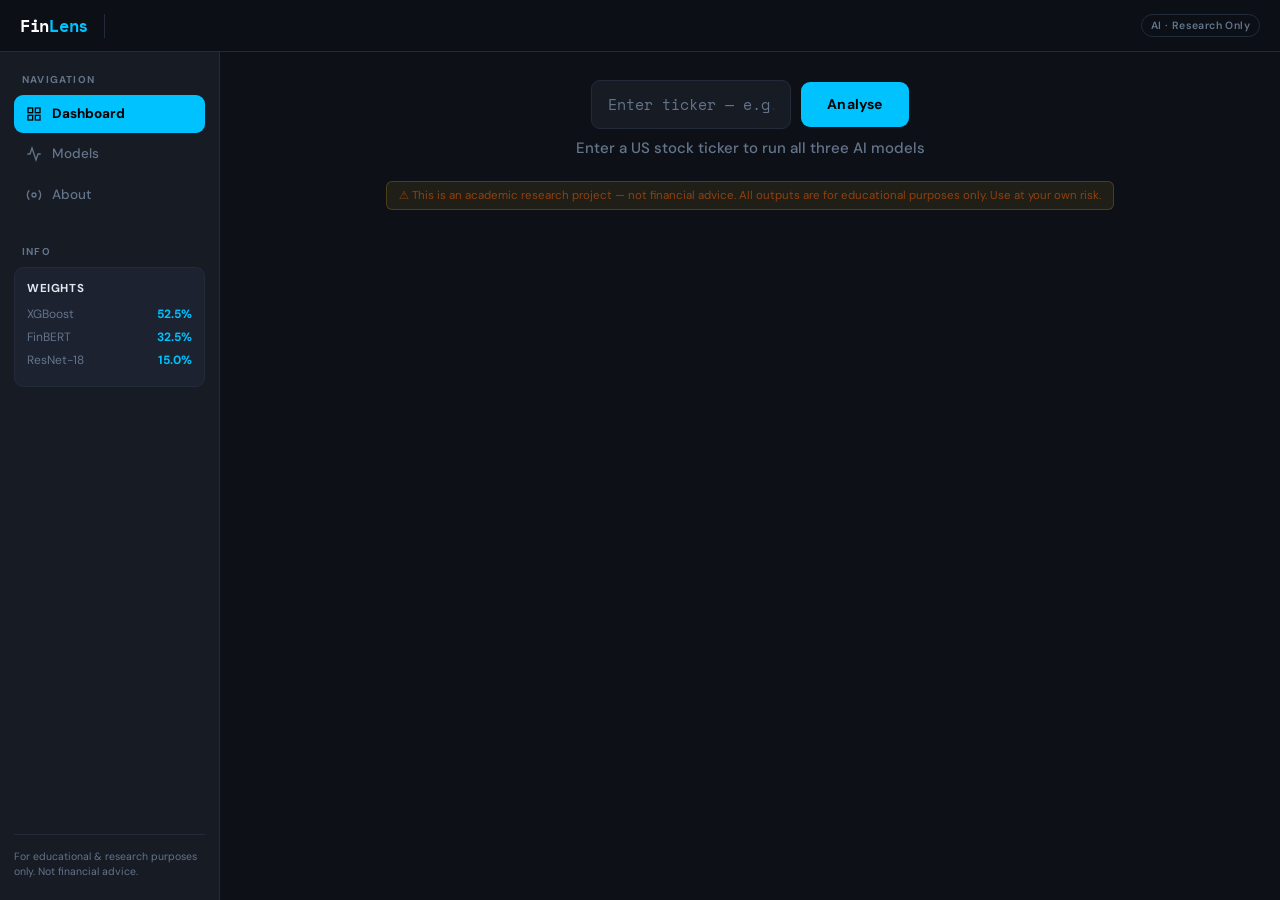
<file: index.html>
<!doctype html>
<html lang="en">
  <head>
    <meta charset="UTF-8" />
    <meta name="viewport" content="width=device-width, initial-scale=1.0" />
    <title>FinLens — Multi-Modal AI Financial Advisor</title>
    <link href="https://cdn.jsdelivr.net/npm/bootstrap@5.3.3/dist/css/bootstrap.min.css" rel="stylesheet" />
    <link rel="preconnect" href="https://fonts.googleapis.com" />
    <link rel="preconnect" href="https://fonts.gstatic.com" crossorigin />
    <link href="https://fonts.googleapis.com/css2?family=Space+Mono:wght@400;700&family=DM+Sans:wght@400;500;600;700;900&display=swap" rel="stylesheet" />
    <link rel="stylesheet" href="assets/css/styles.css" />
    <link rel="icon" href="/assets/finlens.png">
  </head>
  <body>

    <!-- NAVBAR -->
    <nav class="navbar">
      <a class="brand" href="#">Fin<span>Lens</span></a>
      <div class="nav-ticker">
        <span class="track" id="tickerTrack">
          AAPL &nbsp;·&nbsp; MSFT &nbsp;·&nbsp; GOOGL &nbsp;·&nbsp; NVDA &nbsp;·&nbsp;
          TSLA &nbsp;·&nbsp; AMZN &nbsp;·&nbsp; META &nbsp;·&nbsp; JPM &nbsp;·&nbsp;
          BAC &nbsp;·&nbsp; GS &nbsp;·&nbsp; XOM &nbsp;·&nbsp; CVX &nbsp;·&nbsp;
          JNJ &nbsp;·&nbsp; PFE &nbsp;·&nbsp; WMT &nbsp;·&nbsp; HD
        </span>
      </div>
      <div class="nav-tag">AI · Research Only</div>
    </nav>

    <!-- SHELL -->
    <div class="shell">

      <!-- SIDEBAR -->
      <aside class="sidebar d-none d-md-flex">
        <div class="sidebar-inner">
          <p class="sidebar-section-label">Navigation</p>
          <a href="/" class="sidebar-link active">
            <svg width="16" height="16" viewBox="0 0 24 24" fill="none" stroke="currentColor" stroke-width="2"><rect x="3" y="3" width="7" height="7"/><rect x="14" y="3" width="7" height="7"/><rect x="3" y="14" width="7" height="7"/><rect x="14" y="14" width="7" height="7"/></svg>
            Dashboard
          </a>
          <a href="/models" class="sidebar-link">
            <svg width="16" height="16" viewBox="0 0 24 24" fill="none" stroke="currentColor" stroke-width="2"><polyline points="22 12 18 12 15 21 9 3 6 12 2 12"/></svg>
            Models
          </a>
          <a href="/about" class="sidebar-link">
            <svg width="16" height="16" viewBox="0 0 24 24" fill="none" stroke="currentColor" stroke-width="2"><circle cx="12" cy="12" r="3"/><path d="M19.07 4.93a10 10 0 0 1 0 14.14M4.93 4.93a10 10 0 0 0 0 14.14"/></svg>
            About
          </a>

          <p class="sidebar-section-label" style="margin-top: 28px;">Info</p>
          <div class="sidebar-info">
            <p>Weights</p>
            <div class="weight-row"><span>XGBoost</span><strong>52.5%</strong></div>
            <div class="weight-row"><span>FinBERT</span><strong>32.5%</strong></div>
            <div class="weight-row"><span>ResNet-18</span><strong>15.0%</strong></div>
          </div>

          <div class="disclaimer">
            For educational &amp; research purposes only. Not financial advice.
          </div>
        </div>
      </aside>

      <!-- MAIN -->
      <main class="main">
      <div class="main-inner">

        <!-- Search -->
        <div class="search-section">
          <div class="search-wrap">
            <input
              type="text"
              id="tickerInput"
              class="ticker-input"
              placeholder="Enter ticker — e.g. AAPL"
              maxlength="6"
              autocomplete="off"
            />
            <button id="predictBtn" onclick="runPrediction()">Analyse</button>
          </div>
          <p class="search-hint">Enter a US stock ticker to run all three AI models</p>
          <p class="search-warning">⚠️ This is an academic research project — not financial advice. All outputs are for educational purposes only. Use at your own risk.</p>
          <!-- Loading -->
          <div id="loading" class="loading-state">
            <div class="spinner"></div>
            <span>Running models — this may take 15–30 seconds…</span>
          </div>
        </div>

        <!-- Error -->
        <div id="error" class="error-state"></div>

        <!-- Results -->
        <div id="results">

          <!-- Final Verdict -->
          <div class="verdict-card">
            <div class="verdict-ticker" id="tickerLabel"></div>
            <div class="verdict-rec" id="finalRec"></div>
            <div class="verdict-score" id="finalScore"></div>
            <div class="verdict-explanation" id="finalExplanation"></div>
          </div>

          <!-- Three model cards -->
          <div class="models-grid">

            <!-- XGBoost -->
            <div class="model-card">
              <div class="model-header">
                <span class="model-icon">📈</span>
                <div>
                  <div class="model-title">Time Series</div>
                  <div class="model-sub">XGBoost · 52.5% weight</div>
                </div>
                <div class="model-label" id="tsLabel"></div>
              </div>
              <div class="prob-bars">
                <div class="prob-row">
                  <span class="prob-name">BUY</span>
                  <div class="prob-track"><div class="prob-fill fill-buy" id="tsBuyBar"></div></div>
                  <span class="prob-val" id="tsBuy"></span>
                </div>
                <div class="prob-row">
                  <span class="prob-name">HOLD</span>
                  <div class="prob-track"><div class="prob-fill fill-hold" id="tsHoldBar"></div></div>
                  <span class="prob-val" id="tsHold"></span>
                </div>
                <div class="prob-row">
                  <span class="prob-name">SELL</span>
                  <div class="prob-track"><div class="prob-fill fill-sell" id="tsSellBar"></div></div>
                  <span class="prob-val" id="tsSell"></span>
                </div>
              </div>
              <div class="model-score-row">
                <span>Normalised Score</span><span id="tsScore"></span>
              </div>
            </div>

            <!-- FinBERT -->
            <div class="model-card">
              <div class="model-header">
                <span class="model-icon">📰</span>
                <div>
                  <div class="model-title">Sentiment</div>
                  <div class="model-sub">FinBERT · 32.5% weight</div>
                </div>
                <div class="model-label" id="sentLabel"></div>
              </div>
              <div class="prob-bars">
                <div class="prob-row">
                  <span class="prob-name">POS</span>
                  <div class="prob-track"><div class="prob-fill fill-buy" id="sentPosBar"></div></div>
                  <span class="prob-val" id="sentPos"></span>
                </div>
                <div class="prob-row">
                  <span class="prob-name">NEU</span>
                  <div class="prob-track"><div class="prob-fill fill-hold" id="sentNeuBar"></div></div>
                  <span class="prob-val" id="sentNeu"></span>
                </div>
                <div class="prob-row">
                  <span class="prob-name">NEG</span>
                  <div class="prob-track"><div class="prob-fill fill-sell" id="sentNegBar"></div></div>
                  <span class="prob-val" id="sentNeg"></span>
                </div>
              </div>
              <div class="model-score-row">
                <span>Normalised Score</span><span id="sentScore"></span>
              </div>
              <div class="headline-preview" id="sentHeadline"></div>
            </div>

            <!-- CNN -->
            <div class="model-card">
              <div class="model-header">
                <span class="model-icon">📊</span>
                <div>
                  <div class="model-title">Chart Pattern</div>
                  <div class="model-sub">ResNet-18 · 15.0% weight</div>
                </div>
                <div class="model-label" id="cnnLabel"></div>
              </div>
              <div class="prob-bars">
                <div class="prob-row">
                  <span class="prob-name">BULL</span>
                  <div class="prob-track"><div class="prob-fill fill-buy" id="cnnBullBar"></div></div>
                  <span class="prob-val" id="cnnBull"></span>
                </div>
                <div class="prob-row">
                  <span class="prob-name">NEU</span>
                  <div class="prob-track"><div class="prob-fill fill-hold" id="cnnNeuBar"></div></div>
                  <span class="prob-val" id="cnnNeu"></span>
                </div>
                <div class="prob-row">
                  <span class="prob-name">BEAR</span>
                  <div class="prob-track"><div class="prob-fill fill-sell" id="cnnBearBar"></div></div>
                  <span class="prob-val" id="cnnBear"></span>
                </div>
              </div>
              <div class="model-score-row">
                <span>Normalised Score</span><span id="cnnScore"></span>
              </div>
            </div>

          </div><!-- /models-grid -->

          <!-- Weighted Contributions -->
          <div class="weights-card">
            <div class="weights-title">🔢 Weighted Contributions</div>
            <div class="contrib-row">
              <span class="contrib-name">📈 Time Series</span>
              <span class="contrib-formula" id="tsFormula"></span>
              <span class="contrib-value" id="tsContrib"></span>
            </div>
            <div class="contrib-row">
              <span class="contrib-name">📰 Sentiment</span>
              <span class="contrib-formula" id="sentFormula"></span>
              <span class="contrib-value" id="sentContrib"></span>
            </div>
            <div class="contrib-row">
              <span class="contrib-name">📊 CNN Pattern</span>
              <span class="contrib-formula" id="cnnFormula"></span>
              <span class="contrib-value" id="cnnContrib"></span>
            </div>
            <div class="contrib-divider"></div>
            <div class="contrib-final">
              <span>Final Score</span>
              <span id="finalScoreBottom"></span>
            </div>
          </div>

          <!-- News -->
          <div class="news-card">
            <div class="news-title">📰 Latest News &amp; Sentiment</div>
            <div id="newsList"></div>
          </div>

        </div><!-- /results -->
      </div><!-- /main-inner -->
      </main>
    </div><!-- /shell -->

    <script src="assets/js/app.js"></script>
  </body>
</html>
</file>
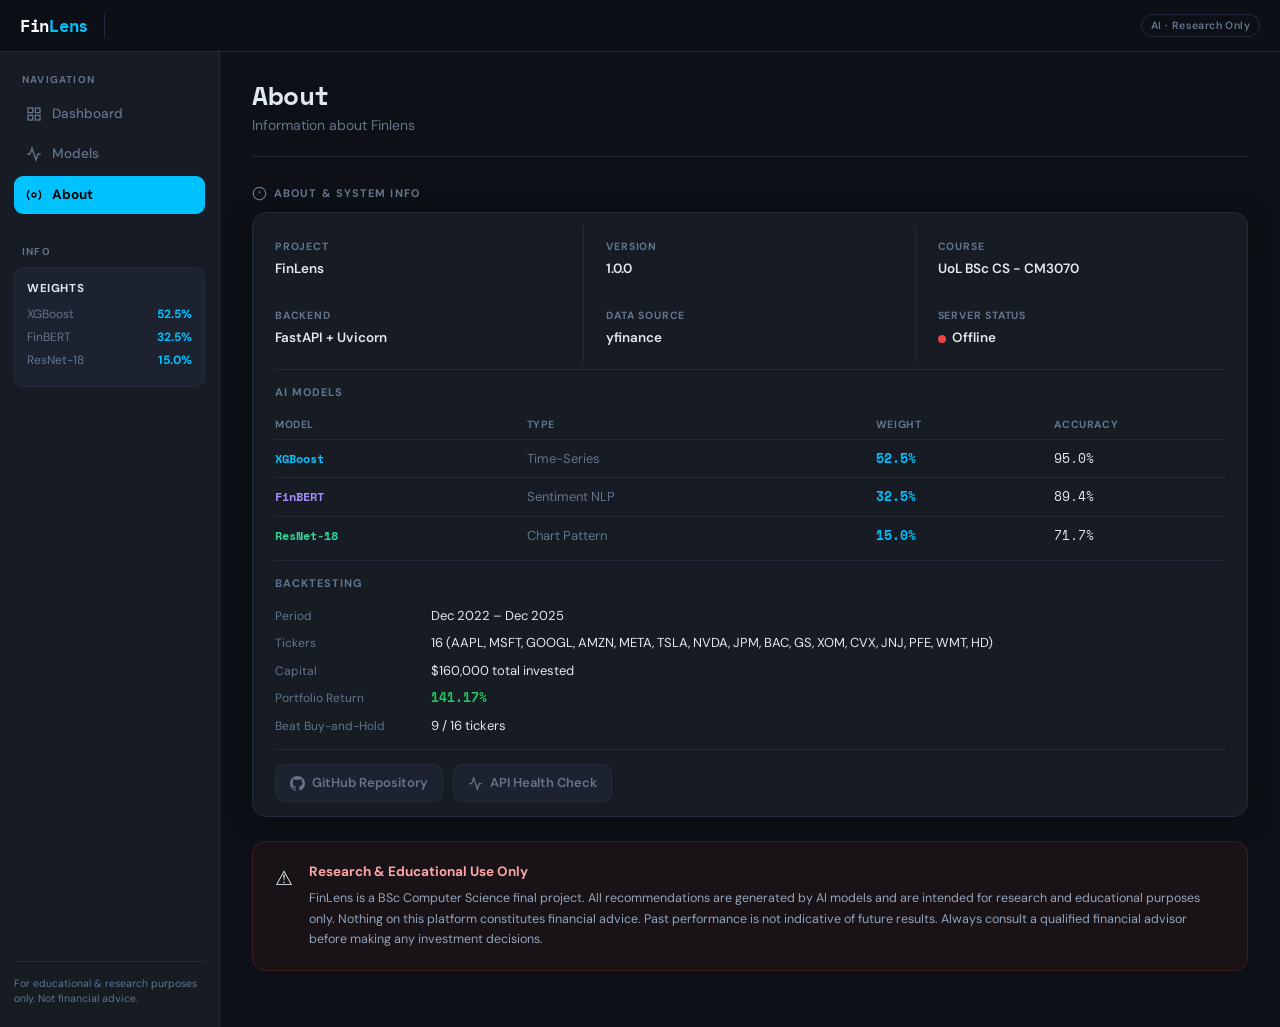
<file: about.html>
<!doctype html>
<html lang="en">
  <head>
    <meta charset="UTF-8" />
    <meta name="viewport" content="width=device-width, initial-scale=1.0" />
    <title>FinLens — About</title>
    <link href="https://cdn.jsdelivr.net/npm/bootstrap@5.3.3/dist/css/bootstrap.min.css" rel="stylesheet" />
    <link rel="preconnect" href="https://fonts.googleapis.com" />
    <link rel="preconnect" href="https://fonts.gstatic.com" crossorigin />
    <link href="https://fonts.googleapis.com/css2?family=Space+Mono:wght@400;700&family=DM+Sans:wght@400;500;600;700;900&display=swap" rel="stylesheet" />
    <link rel="stylesheet" href="assets/css/styles.css" />
    <link rel="stylesheet" href="assets/css/about.css" />
    <link rel="icon" href="/assets/finlens.png">  </head>
  <body>

    <!-- NAVBAR -->
    <nav class="navbar">
      <a class="brand" href="/">Fin<span>Lens</span></a>
      <div class="nav-ticker">
        <span class="track" id="tickerTrack">Loading market data…</span>
      </div>
      <div class="nav-tag">AI · Research Only</div>
    </nav>

    <!-- SHELL -->
    <div class="shell">

      <!-- SIDEBAR -->
      <aside class="sidebar d-none d-md-flex">
        <div class="sidebar-inner">
          <p class="sidebar-section-label">Navigation</p>
          <a href="/" class="sidebar-link">
            <svg width="16" height="16" viewBox="0 0 24 24" fill="none" stroke="currentColor" stroke-width="2"><rect x="3" y="3" width="7" height="7"/><rect x="14" y="3" width="7" height="7"/><rect x="3" y="14" width="7" height="7"/><rect x="14" y="14" width="7" height="7"/></svg>
            Dashboard
          </a>
          <a href="/models" class="sidebar-link">
            <svg width="16" height="16" viewBox="0 0 24 24" fill="none" stroke="currentColor" stroke-width="2"><polyline points="22 12 18 12 15 21 9 3 6 12 2 12"/></svg>
            Models
          </a>
          <a href="/about" class="sidebar-link active">
            <svg width="16" height="16" viewBox="0 0 24 24" fill="none" stroke="currentColor" stroke-width="2"><circle cx="12" cy="12" r="3"/><path d="M19.07 4.93a10 10 0 0 1 0 14.14M4.93 4.93a10 10 0 0 0 0 14.14"/></svg>
            About
          </a>

          <p class="sidebar-section-label" style="margin-top: 28px;">Info</p>
          <div class="sidebar-info">
            <p>Weights</p>
            <div class="weight-row"><span>XGBoost</span><strong>52.5%</strong></div>
            <div class="weight-row"><span>FinBERT</span><strong>32.5%</strong></div>
            <div class="weight-row"><span>ResNet-18</span><strong>15.0%</strong></div>
          </div>

          <div class="disclaimer">
            For educational &amp; research purposes only. Not financial advice.
          </div>
        </div>
      </aside>

      <!-- MAIN -->
      <main class="main">
        <div class="main-inner">

          <!-- Page header -->
          <div class="about-page-header">
            <div>
              <h1 class="about-page-title">About</h1>
              <p class="about-page-sub">Information about Finlens</p>
            </div>
          </div>

          <!-- ── SECTION: About & System Info ── -->
          <div class="about-section">
            <div class="about-section-label">
              <svg width="15" height="15" viewBox="0 0 24 24" fill="none" stroke="currentColor" stroke-width="2"><circle cx="12" cy="12" r="10"/><line x1="12" y1="8" x2="12" y2="12"/><line x1="12" y1="16" x2="12.01" y2="16"/></svg>
              About &amp; System Info
            </div>

            <div class="about-card">

              <div class="about-grid">
                <div class="about-item">
                  <div class="about-label">Project</div>
                  <div class="about-value">FinLens</div>
                </div>
                <div class="about-item">
                  <div class="about-label">Version</div>
                  <div class="about-value">1.0.0</div>
                </div>
                <div class="about-item">
                  <div class="about-label">Course</div>
                  <div class="about-value">UoL BSc CS - CM3070</div>
                </div>
                <div class="about-item">
                  <div class="about-label">Backend</div>
                  <div class="about-value">FastAPI + Uvicorn</div>
                </div>
                <div class="about-item">
                  <div class="about-label">Data Source</div>
                  <div class="about-value">yfinance</div>
                </div>
                <div class="about-item">
                  <div class="about-label">Server Status</div>
                  <div class="about-value" id="serverStatus">
                    <span class="status-dot status-checking"></span> Checking…
                  </div>
                </div>
              </div>

              <div class="setting-divider"></div>

              <!-- Models table -->
              <div class="about-models-title">AI Models</div>
              <div class="about-models-table">
                <div class="amt-row amt-header">
                  <span>Model</span><span>Type</span><span>Weight</span><span>Accuracy</span>
                </div>
                <div class="amt-row">
                  <span class="amt-name amt-xgb">XGBoost</span>
                  <span class="amt-muted">Time-Series</span>
                  <span class="amt-accent">52.5%</span>
                  <span class="amt-val">95.0%</span>
                </div>
                <div class="amt-row">
                  <span class="amt-name amt-bert">FinBERT</span>
                  <span class="amt-muted">Sentiment NLP</span>
                  <span class="amt-accent">32.5%</span>
                  <span class="amt-val">89.4%</span>
                </div>
                <div class="amt-row">
                  <span class="amt-name amt-cnn">ResNet-18</span>
                  <span class="amt-muted">Chart Pattern</span>
                  <span class="amt-accent">15.0%</span>
                  <span class="amt-val">71.7%</span>
                </div>
              </div>

              <div class="setting-divider"></div>

              <!-- Backtesting info -->
              <div class="about-models-title">Backtesting</div>
              <div class="backtest-info">
                <div class="bt-item">
                  <span class="bt-label">Period</span>
                  <span class="bt-val">Dec 2022 – Dec 2025</span>
                </div>
                <div class="bt-item">
                  <span class="bt-label">Tickers</span>
                  <span class="bt-val">16 (AAPL, MSFT, GOOGL, AMZN, META, TSLA, NVDA, JPM, BAC, GS, XOM, CVX, JNJ, PFE, WMT, HD)</span>
                </div>
                <div class="bt-item">
                  <span class="bt-label">Capital</span>
                  <span class="bt-val">$160,000 total invested</span>
                </div>
                <div class="bt-item">
                  <span class="bt-label">Portfolio Return</span>
                  <span class="bt-val bt-highlight">141.17%</span>
                </div>
                <div class="bt-item">
                  <span class="bt-label">Beat Buy-and-Hold</span>
                  <span class="bt-val">9 / 16 tickers</span>
                </div>
              </div>

              <div class="setting-divider"></div>

              <!-- Links -->
              <div class="about-links">
                <a href="https://github.com/bewww831/FINLENS" target="_blank" rel="noopener" class="about-link">
                  <svg width="15" height="15" viewBox="0 0 24 24" fill="currentColor"><path d="M12 0C5.37 0 0 5.37 0 12c0 5.3 3.438 9.8 8.205 11.385.6.113.82-.258.82-.577 0-.285-.01-1.04-.015-2.04-3.338.724-4.042-1.61-4.042-1.61-.546-1.385-1.335-1.755-1.335-1.755-1.087-.744.084-.729.084-.729 1.205.084 1.838 1.236 1.838 1.236 1.07 1.835 2.809 1.305 3.495.998.108-.776.417-1.305.76-1.605-2.665-.3-5.466-1.332-5.466-5.93 0-1.31.465-2.38 1.235-3.22-.135-.303-.54-1.523.105-3.176 0 0 1.005-.322 3.3 1.23.96-.267 1.98-.399 3-.405 1.02.006 2.04.138 3 .405 2.28-1.552 3.285-1.23 3.285-1.23.645 1.653.24 2.873.12 3.176.765.84 1.23 1.91 1.23 3.22 0 4.61-2.805 5.625-5.475 5.92.42.36.81 1.096.81 2.22 0 1.606-.015 2.896-.015 3.286 0 .315.21.69.825.57C20.565 21.795 24 17.295 24 12c0-6.63-5.37-12-12-12"/></svg>
                  GitHub Repository
                </a>
                <a href="/health" target="_blank" rel="noopener" class="about-link">
                  <svg width="15" height="15" viewBox="0 0 24 24" fill="none" stroke="currentColor" stroke-width="2"><polyline points="22 12 18 12 15 21 9 3 6 12 2 12"/></svg>
                  API Health Check
                </a>
              </div>

            </div>
          </div>

          <!-- ── DISCLAIMER ── -->
          <div class="disclaimer-card">
            <div class="disclaimer-icon">⚠️</div>
            <div>
              <div class="disclaimer-title">Research &amp; Educational Use Only</div>
              <p class="disclaimer-body">
                FinLens is a BSc Computer Science final project. All recommendations are generated
                by AI models and are intended for research and educational purposes only.
                Nothing on this platform constitutes financial advice. Past performance is not
                indicative of future results. Always consult a qualified financial advisor before
                making any investment decisions.
              </p>
            </div>
          </div>

        </div><!-- /main-inner -->
      </main>
    </div><!-- /shell -->

    <script src="assets/js/app.js"></script>
    <script src="assets/js/about.js"></script>
  </body>
</html>
</file>
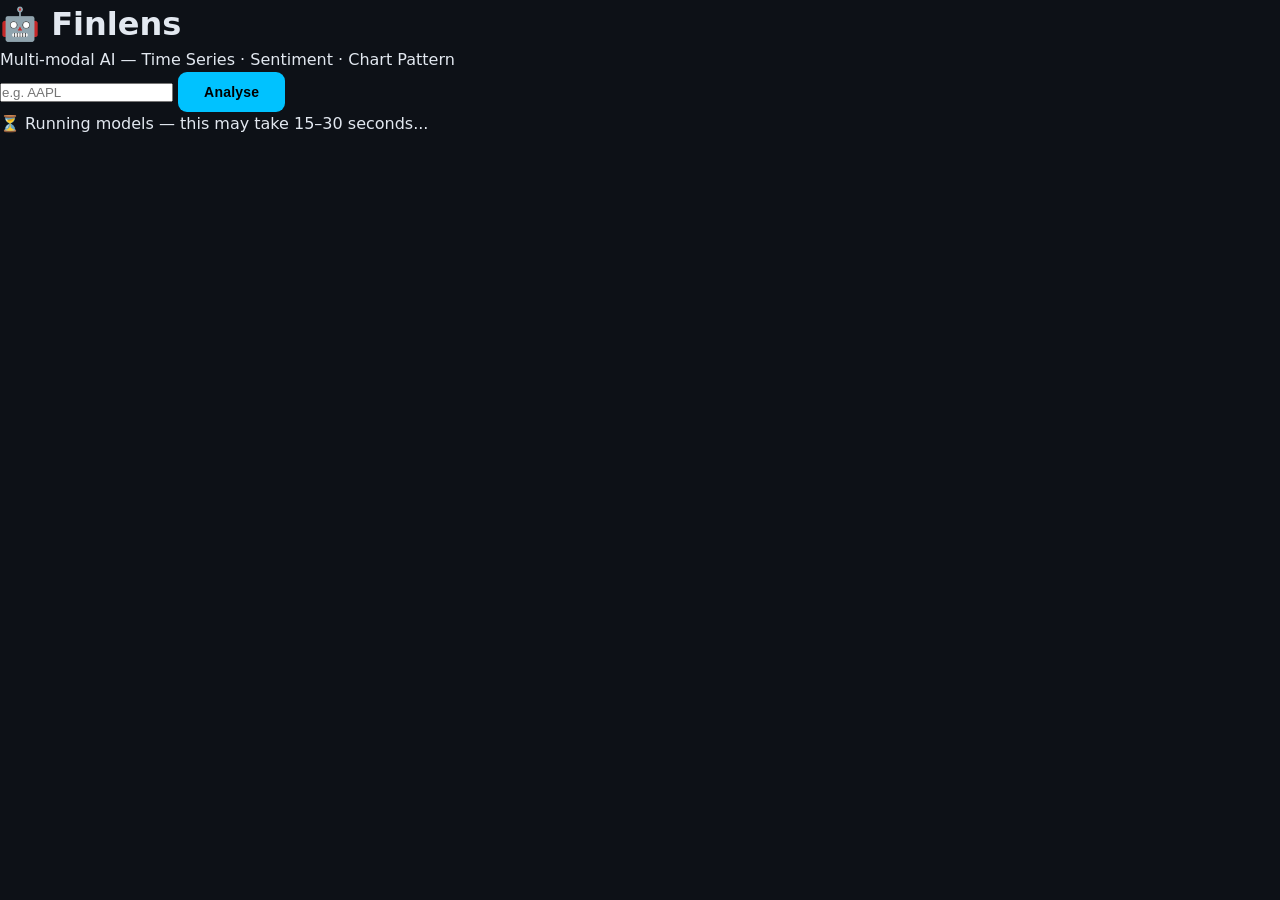
<file: test.html>
<!doctype html>
<html lang="en">
  <head>
    <meta charset="UTF-8" />
    <meta name="viewport" content="width=device-width, initial-scale=1.0" />
    <title>Financial Advisor Bot — Test</title>
    <link rel="stylesheet" href="assets/css/styles.css" />
    <script src="assets/js/app.js"></script>
  </head>
  <body>
    <h1>🤖 Finlens</h1>
    <p class="sub">Multi-modal AI — Time Series · Sentiment · Chart Pattern</p>

    <div class="search-box">
      <input
        type="text"
        id="tickerInput"
        placeholder="e.g. AAPL"
        maxlength="6"
      />
      <button id="predictBtn" onclick="runPrediction()">Analyse</button>
    </div>

    <div id="loading">⏳ Running models — this may take 15–30 seconds...</div>
    <div id="error"></div>

    <div id="results">
      <div class="final-card">
        <div class="ticker-label" id="tickerLabel"></div>
        <div class="rec" id="finalRec"></div>
        <div class="score" id="finalScore"></div>
        <div class="explanation" id="finalExplanation"></div>
      </div>

      <div class="grid">
        <div class="card">
          <h3>📈 Time Series (XGBoost)</h3>
          <div class="label-big" id="tsLabel"></div>
          <div class="score-bar-wrap">
            <div class="score-bar-label">
              <span>BUY</span><span id="tsBuy"></span>
            </div>
            <div class="score-bar">
              <div
                class="score-bar-fill"
                id="tsBuyBar"
                style="background: #00e676"
              ></div>
            </div>
          </div>
          <div class="score-bar-wrap">
            <div class="score-bar-label">
              <span>HOLD</span><span id="tsHold"></span>
            </div>
            <div class="score-bar">
              <div
                class="score-bar-fill"
                id="tsHoldBar"
                style="background: #ffd740"
              ></div>
            </div>
          </div>
          <div class="score-bar-wrap">
            <div class="score-bar-label">
              <span>SELL</span><span id="tsSell"></span>
            </div>
            <div class="score-bar">
              <div
                class="score-bar-fill"
                id="tsSellBar"
                style="background: #ff5252"
              ></div>
            </div>
          </div>
          <div class="row" style="margin-top: 12px">
            <span>Normalised Score</span><span id="tsScore"></span>
          </div>
        </div>

        <div class="card">
          <h3>📰 Sentiment (FinBERT)</h3>
          <div class="label-big" id="sentLabel"></div>
          <div class="score-bar-wrap">
            <div class="score-bar-label">
              <span>POSITIVE</span><span id="sentPos"></span>
            </div>
            <div class="score-bar">
              <div
                class="score-bar-fill"
                id="sentPosBar"
                style="background: #00e676"
              ></div>
            </div>
          </div>
          <div class="score-bar-wrap">
            <div class="score-bar-label">
              <span>NEUTRAL</span><span id="sentNeu"></span>
            </div>
            <div class="score-bar">
              <div
                class="score-bar-fill"
                id="sentNeuBar"
                style="background: #ffd740"
              ></div>
            </div>
          </div>
          <div class="score-bar-wrap">
            <div class="score-bar-label">
              <span>NEGATIVE</span><span id="sentNeg"></span>
            </div>
            <div class="score-bar">
              <div
                class="score-bar-fill"
                id="sentNegBar"
                style="background: #ff5252"
              ></div>
            </div>
          </div>
          <div class="row" style="margin-top: 12px">
            <span>Normalised Score</span><span id="sentScore"></span>
          </div>
          <div class="headline" id="sentHeadline"></div>
        </div>

        <div class="card">
          <h3>📊 Chart Pattern (ResNet-18)</h3>
          <div class="label-big" id="cnnLabel"></div>
          <div class="score-bar-wrap">
            <div class="score-bar-label">
              <span>BULLISH</span><span id="cnnBull"></span>
            </div>
            <div class="score-bar">
              <div
                class="score-bar-fill"
                id="cnnBullBar"
                style="background: #00e676"
              ></div>
            </div>
          </div>
          <div class="score-bar-wrap">
            <div class="score-bar-label">
              <span>NEUTRAL</span><span id="cnnNeu"></span>
            </div>
            <div class="score-bar">
              <div
                class="score-bar-fill"
                id="cnnNeuBar"
                style="background: #ffd740"
              ></div>
            </div>
          </div>
          <div class="score-bar-wrap">
            <div class="score-bar-label">
              <span>BEARISH</span><span id="cnnBear"></span>
            </div>
            <div class="score-bar">
              <div
                class="score-bar-fill"
                id="cnnBearBar"
                style="background: #ff5252"
              ></div>
            </div>
          </div>
          <div class="row" style="margin-top: 12px">
            <span>Normalised Score</span><span id="cnnScore"></span>
          </div>
        </div>
      </div>

      <div class="weights-card">
        <h3>🔢 Weighted Contributions</h3>
        <div class="contrib-row">
          <span class="name">📈 Time Series</span>
          <span class="formula" id="tsFormula"></span>
          <span class="value" id="tsContrib"></span>
        </div>
        <div class="contrib-row">
          <span class="name">📰 Sentiment</span>
          <span class="formula" id="sentFormula"></span>
          <span class="value" id="sentContrib"></span>
        </div>
        <div class="contrib-row">
          <span class="name">📊 CNN Pattern</span>
          <span class="formula" id="cnnFormula"></span>
          <span class="value" id="cnnContrib"></span>
        </div>
        <hr class="divider" />
        <div class="final-row">
          <span>Final Score</span>
          <span id="finalScoreBottom" style="color: #00d4ff"></span>
        </div>
      </div>
    </div>
  </body>
</html>
</file>
<file: assets/css/styles.css>
/* ============================================================
   FINLENS — styles.css
   ============================================================ */

:root {
  --bg:        #0d1117;
  --surface:   #161b24;
  --surface2:  #1c2230;
  --border:    #232b3a;
  --text:      #e2e8f0;
  --muted:     #64748b;
  --accent:    #00c2ff;

  --buy:       #22c55e;
  --hold:      #f59e0b;
  --sell:      #ef4444;

  --nav-h:     52px;
  --sidebar-w: 220px;
  --radius:    14px;
  --radius-sm: 9px;

  --shadow:    0 4px 24px rgba(0,0,0,0.35);
}

*, *::before, *::after { box-sizing: border-box; margin: 0; padding: 0; }

html, body { height: 100%; }

body {
  font-family: 'DM Sans', ui-sans-serif, system-ui, sans-serif;
  background: var(--bg);
  color: var(--text);
  line-height: 1.5;
  min-height: 100vh;
}

/* ── NAVBAR ─────────────────────────────────────────────── */
.navbar {
  position: sticky;
  top: 0;
  z-index: 30;
  height: var(--nav-h);
  display: flex;
  align-items: center;
  gap: 16px;
  padding: 0 20px;
  background: rgba(13,17,23,0.92);
  backdrop-filter: blur(12px);
  -webkit-backdrop-filter: blur(12px);
  border-bottom: 1px solid var(--border);
}

.brand {
  font-family: 'Space Mono', monospace;
  font-weight: 700;
  font-size: 17px;
  color: #fff;
  text-decoration: none;
  white-space: nowrap;
  letter-spacing: -0.3px;
}

.brand span { color: var(--accent); }

/* scrolling ticker */
.nav-ticker {
  flex: 1;
  overflow: hidden;
  white-space: nowrap;
  border-left: 1px solid var(--border);
  padding-left: 16px;
}

.nav-ticker .track {
  display: inline-block;
  font-family: 'Space Mono', monospace;
  font-size: 11.5px;
  color: rgba(255,255,255,0.55);
  letter-spacing: 0.3px;
  padding-left: 100%;
  animation: ticker-scroll 28s linear infinite;
  will-change: transform;
}

@keyframes ticker-scroll {
  from { transform: translateX(0); }
  to   { transform: translateX(-100%); }
}

.nav-tag {
  font-size: 10.5px;
  font-weight: 600;
  color: var(--muted);
  border: 1px solid var(--border);
  padding: 3px 9px;
  border-radius: 20px;
  white-space: nowrap;
  letter-spacing: 0.4px;
}

/* ── SHELL ───────────────────────────────────────────────── */
.shell {
  display: flex;
  min-height: calc(100vh - var(--nav-h));
}

/* ── SIDEBAR ─────────────────────────────────────────────── */
.sidebar {
  width: var(--sidebar-w);
  min-height: calc(100vh - var(--nav-h));
  background: var(--surface);
  border-right: 1px solid var(--border);
  flex-direction: column;
  flex-shrink: 0;
}

.sidebar-inner {
  padding: 20px 14px;
  display: flex;
  flex-direction: column;
  height: 100%;
}

.sidebar-section-label {
  font-size: 10px;
  font-weight: 700;
  letter-spacing: 1.2px;
  text-transform: uppercase;
  color: var(--muted);
  padding: 0 8px;
  margin-bottom: 8px;
}

.sidebar-link {
  display: flex;
  align-items: center;
  gap: 10px;
  padding: 9px 12px;
  border-radius: var(--radius-sm);
  color: var(--muted);
  text-decoration: none;
  font-size: 13.5px;
  font-weight: 500;
  transition: background 0.15s, color 0.15s;
  margin-bottom: 2px;
}

.sidebar-link:hover {
  background: var(--surface2);
  color: var(--text);
}

.sidebar-link.active {
  background: var(--accent);
  color: #000;
  font-weight: 700;
}

.sidebar-link.active svg { stroke: #000; }

.sidebar-info {
  background: var(--surface2);
  border: 1px solid var(--border);
  border-radius: var(--radius-sm);
  padding: 12px;
  font-size: 12px;
}

.sidebar-info p {
  font-weight: 700;
  color: var(--text);
  margin-bottom: 8px;
  font-size: 11.5px;
  text-transform: uppercase;
  letter-spacing: 0.6px;
}

.weight-row {
  display: flex;
  justify-content: space-between;
  color: var(--muted);
  margin-bottom: 5px;
}

.weight-row strong { color: var(--accent); }

.disclaimer {
  margin-top: auto;
  padding-top: 20px;
  font-size: 10.5px;
  color: var(--muted);
  line-height: 1.5;
  border-top: 1px solid var(--border);
  padding-top: 14px;
}

/* ── MAIN ────────────────────────────────────────────────── */
.main {
  flex: 1;
  min-width: 0;
  padding: 28px 32px;
  overflow-x: hidden;
}

.main-inner {
  width: 100%;
}

/* ── SEARCH ──────────────────────────────────────────────── */
.search-section {
  margin-bottom: 28px;
  display: flex;
  flex-direction: column;
  align-items: center;
  text-align: center;
}

.search-wrap {
  display: flex;
  gap: 10px;
  align-items: center;
}

.ticker-input {
  padding: 12px 16px;
  border-radius: var(--radius-sm);
  border: 1px solid var(--border);
  background: var(--surface);
  color: var(--text);
  font-size: 15px;
  font-family: 'Space Mono', monospace;
  font-weight: 700;
  letter-spacing: 1px;
  text-transform: uppercase;
  width: 200px;
  outline: none;
  transition: border-color 0.15s, box-shadow 0.15s;
}

.ticker-input:focus {
  border-color: var(--accent);
  box-shadow: 0 0 0 3px rgba(0, 194, 255, 0.14);
}

.ticker-input::placeholder {
  color: var(--muted);
  font-weight: 400;
  letter-spacing: 0;
  text-transform: none;
}

button#predictBtn {
  padding: 12px 26px;
  border-radius: var(--radius-sm);
  border: none;
  background: var(--accent);
  color: #000;
  font-weight: 700;
  font-size: 14px;
  cursor: pointer;
  transition: opacity 0.15s, transform 0.1s;
  letter-spacing: 0.2px;
}

button#predictBtn:hover  { opacity: 0.88; transform: translateY(-1px); }
button#predictBtn:active { transform: translateY(0); }
button#predictBtn:disabled { opacity: 0.4; cursor: not-allowed; transform: none; }

.search-hint {
  margin-top: 8px;
  font-size: 15px;
  font-weight: 500;
  color: var(--muted);
}

.search-warning {
  margin-top: 6px;
  font-size: 11.5px;
  color: #92400e;
  background: rgba(251,191,36,0.08);
  border: 1px solid rgba(251,191,36,0.2);
  border-radius: 6px;
  padding: 5px 12px;
  display: inline-block;
}

/* ── LOADING / ERROR ─────────────────────────────────────── */
.loading-state {
  display: none;
  align-items: center;
  justify-content: center;
  gap: 12px;
  color: var(--muted);
  font-size: 16px;
  margin-bottom: 20px;
  text-align: center;
}

.spinner {
  width: 18px;
  height: 18px;
  border: 2px solid var(--border);
  border-top-color: var(--accent);
  border-radius: 50%;
  animation: spin 0.7s linear infinite;
  flex-shrink: 0;
}

@keyframes spin { to { transform: rotate(360deg); } }

.error-state {
  display: none;
  background: rgba(239,68,68,0.08);
  border: 1px solid rgba(239,68,68,0.25);
  color: #fca5a5;
  padding: 12px 16px;
  border-radius: var(--radius-sm);
  font-size: 14px;
  margin-bottom: 20px;
}

/* ── RESULTS ─────────────────────────────────────────────── */
#results { display: none; }

/* ── VERDICT CARD ────────────────────────────────────────── */
.verdict-card {
  background: var(--surface);
  border: 1px solid var(--border);
  border-radius: var(--radius);
  padding: 28px 24px;
  text-align: center;
  margin-bottom: 18px;
  box-shadow: var(--shadow);
}

.verdict-ticker {
  font-family: 'Space Mono', monospace;
  font-size: 12px;
  color: var(--muted);
  letter-spacing: 1.5px;
  text-transform: uppercase;
  margin-bottom: 6px;
}

.verdict-rec {
  font-size: 2.4rem;
  font-weight: 900;
  letter-spacing: -0.5px;
  margin: 10px 0 6px;
}

.verdict-score {
  font-size: 13px;
  color: var(--muted);
  font-family: 'Space Mono', monospace;
  margin-bottom: 14px;
}

.verdict-explanation {
  font-size: 14px;
  color: #94a3b8;
  background: rgba(255,255,255,0.03);
  border: 1px solid var(--border);
  border-radius: var(--radius-sm);
  padding: 12px 16px;
  max-width: 560px;
  margin: 0 auto;
  line-height: 1.6;
}

.buy  { color: var(--buy); }
.hold { color: var(--hold); }
.sell { color: var(--sell); }

/* ── MODELS GRID ─────────────────────────────────────────── */
.models-grid {
  display: grid;
  grid-template-columns: repeat(3, 1fr);
  gap: 14px;
  margin-bottom: 18px;
}

.model-card {
  background: var(--surface);
  border: 1px solid var(--border);
  border-radius: var(--radius);
  padding: 18px;
  box-shadow: var(--shadow);
}

.model-header {
  display: flex;
  align-items: flex-start;
  gap: 10px;
  margin-bottom: 16px;
}

.model-icon { font-size: 20px; flex-shrink: 0; margin-top: 2px; }

.model-title {
  font-size: 14px;
  font-weight: 700;
  color: var(--text);
  line-height: 1.2;
}

.model-sub {
  font-size: 11px;
  color: var(--muted);
  margin-top: 2px;
}

.model-label {
  margin-left: auto;
  font-size: 12px;
  font-weight: 700;
  font-family: 'Space Mono', monospace;
  letter-spacing: 0.5px;
}

/* probability bars */
.prob-bars { display: flex; flex-direction: column; gap: 8px; }

.prob-row {
  display: flex;
  align-items: center;
  gap: 8px;
}

.prob-name {
  font-size: 10.5px;
  font-weight: 700;
  font-family: 'Space Mono', monospace;
  color: var(--muted);
  width: 34px;
  flex-shrink: 0;
}

.prob-track {
  flex: 1;
  height: 6px;
  background: var(--surface2);
  border-radius: 3px;
  overflow: hidden;
}

.prob-fill {
  height: 100%;
  border-radius: 3px;
  transition: width 0.5s cubic-bezier(0.4, 0, 0.2, 1);
  width: 0;
}

.fill-buy  { background: var(--buy); }
.fill-hold { background: var(--hold); }
.fill-sell { background: var(--sell); }

.prob-val {
  font-size: 11px;
  font-family: 'Space Mono', monospace;
  color: var(--text);
  width: 44px;
  text-align: right;
  flex-shrink: 0;
}

.model-score-row {
  display: flex;
  justify-content: space-between;
  font-size: 12px;
  color: var(--muted);
  margin-top: 14px;
  padding-top: 12px;
  border-top: 1px solid var(--border);
}

.model-score-row span:last-child {
  color: var(--accent);
  font-family: 'Space Mono', monospace;
  font-weight: 700;
}

.headline-preview {
  font-size: 11.5px;
  color: var(--muted);
  font-style: italic;
  line-height: 1.5;
  margin-top: 10px;
  padding-top: 10px;
  border-top: 1px solid var(--border);
}

/* ── WEIGHTS CARD ────────────────────────────────────────── */
.weights-card {
  background: var(--surface);
  border: 1px solid var(--border);
  border-radius: var(--radius);
  padding: 20px;
  margin-bottom: 18px;
  box-shadow: var(--shadow);
}

.weights-title {
  font-size: 13px;
  font-weight: 700;
  text-transform: uppercase;
  letter-spacing: 0.8px;
  color: var(--muted);
  margin-bottom: 16px;
}

.contrib-row {
  display: flex;
  align-items: center;
  justify-content: space-between;
  font-size: 13px;
  margin-bottom: 10px;
}

.contrib-name  { color: var(--muted); width: 150px; flex-shrink: 0; }
.contrib-formula { color: #475569; flex: 1; text-align: center; font-size: 12px; font-family: 'Space Mono', monospace; }
.contrib-value { color: var(--accent); font-weight: 700; font-family: 'Space Mono', monospace; width: 70px; text-align: right; }

.contrib-divider {
  height: 1px;
  background: var(--border);
  margin: 12px 0;
}

.contrib-final {
  display: flex;
  justify-content: space-between;
  font-size: 14px;
  font-weight: 700;
}

.contrib-final span:last-child {
  color: var(--accent);
  font-family: 'Space Mono', monospace;
}

/* ── NEWS CARD ───────────────────────────────────────────── */
.news-card {
  background: var(--surface);
  border: 1px solid var(--border);
  border-radius: var(--radius);
  padding: 20px;
  margin-bottom: 18px;
  box-shadow: var(--shadow);
}

.news-title {
  font-size: 13px;
  font-weight: 700;
  text-transform: uppercase;
  letter-spacing: 0.8px;
  color: var(--muted);
  margin-bottom: 16px;
}

.news-item {
  padding: 14px 0;
  border-bottom: 1px solid var(--border);
}

.news-item:last-child { border-bottom: none; padding-bottom: 0; }

.news-top {
  display: flex;
  justify-content: space-between;
  align-items: flex-start;
  gap: 14px;
}

.news-title-text {
  display: block;
  font-size: 13.5px;
  color: var(--text);
  font-weight: 600;
  margin-bottom: 3px;
  word-wrap: break-word;
  line-height: 1.4;
  text-decoration: none;
}

a.news-title-text:hover {
  color: var(--accent);
  text-decoration: underline;
  text-underline-offset: 3px;
}

.news-source {
  font-size: 11px;
  color: var(--muted);
  margin-bottom: 5px;
}

.news-summary {
  font-size: 12px;
  color: #64748b;
  line-height: 1.5;
  word-wrap: break-word;
}

.news-badge {
  flex-shrink: 0;
  text-align: right;
}

.news-label {
  font-size: 12px;
  font-weight: 700;
  font-family: 'Space Mono', monospace;
  white-space: nowrap;
}

.news-conf {
  display: block;
  font-size: 10.5px;
  color: var(--muted);
  margin-top: 3px;
}

/* ── RESPONSIVE ──────────────────────────────────────────── */
@media (max-width: 900px) {
  .sidebar { display: none !important; }
  .main    { padding: 20px 16px; }
  .main-inner { max-width: 100%; }
}

@media (max-width: 700px) {
  .models-grid { grid-template-columns: 1fr; }
  .verdict-rec { font-size: 1.8rem; }
}

/* ── COMPACT LAYOUT ──────────────────────────────────────── */
body.compact .main          { padding: 14px 16px; }
body.compact .verdict-card  { padding: 16px; }
body.compact .model-card    { padding: 12px; }
body.compact .weights-card,
body.compact .news-card     { padding: 12px; }
body.compact .news-item     { padding: 8px 0; }
body.compact .models-grid   { gap: 8px; }
</file>
<file: assets/css/about.css>
/* ============================================================
   FINLENS — about.css
   ============================================================ */

/* ── PAGE HEADER ─────────────────────────────────────────── */
.about-page-header {
  display: flex;
  align-items: flex-end;
  justify-content: space-between;
  gap: 16px;
  margin-bottom: 28px;
  padding-bottom: 20px;
  border-bottom: 1px solid var(--border);
}

.about-page-title {
  font-family: 'Space Mono', monospace;
  font-size: 26px;
  font-weight: 700;
  color: var(--text);
  letter-spacing: -0.5px;
  margin: 0 0 4px 0;
}

.about-page-sub {
  font-size: 14px;
  color: var(--muted);
  margin: 0;
}

/* ── SECTION ─────────────────────────────────────────────── */
.about-section {
  margin-bottom: 24px;
}

.about-section-label {
  display: flex;
  align-items: center;
  gap: 7px;
  font-size: 11px;
  font-weight: 700;
  letter-spacing: 1.1px;
  text-transform: uppercase;
  color: var(--muted);
  margin-bottom: 10px;
}

.about-card {
  background: var(--surface);
  border: 1px solid var(--border);
  border-radius: var(--radius);
  padding: 6px 0;
  box-shadow: var(--shadow);
}

/* ── SETTING ROW ─────────────────────────────────────────── */
.setting-row {
  display: flex;
  align-items: center;
  justify-content: space-between;
  gap: 24px;
  padding: 16px 22px;
}

.setting-info { flex: 1; min-width: 0; }

.setting-name {
  font-size: 14px;
  font-weight: 600;
  color: var(--text);
  margin-bottom: 3px;
}

.setting-desc {
  font-size: 12.5px;
  color: var(--muted);
  line-height: 1.5;
}

.setting-divider {
  height: 1px;
  background: var(--border);
  margin: 0 22px;
}

/* ── ABOUT GRID ──────────────────────────────────────────── */
.about-grid {
  display: grid;
  grid-template-columns: repeat(3, 1fr);
  gap: 0;
  padding: 6px 0;
}

.about-item {
  padding: 14px 22px;
  border-right: 1px solid var(--border);
}

.about-item:nth-child(3n) { border-right: none; }

.about-label {
  font-size: 10.5px;
  font-weight: 700;
  text-transform: uppercase;
  letter-spacing: 0.8px;
  color: var(--muted);
  margin-bottom: 5px;
}

.about-value {
  font-size: 13.5px;
  font-weight: 600;
  color: var(--text);
  display: flex;
  align-items: center;
  gap: 6px;
}

/* server status dot */
.status-dot {
  width: 8px;
  height: 8px;
  border-radius: 50%;
  display: inline-block;
  flex-shrink: 0;
}

.status-checking { background: var(--muted); }
.status-ok       { background: var(--buy); box-shadow: 0 0 6px rgba(34,197,94,0.5); }
.status-error    { background: var(--sell); }

/* ── ABOUT MODELS TABLE ───────────────────────────────────── */
.about-models-title {
  font-size: 11px;
  font-weight: 700;
  letter-spacing: 1px;
  text-transform: uppercase;
  color: var(--muted);
  padding: 14px 22px 8px;
}

.about-models-table {
  padding: 0 22px 6px;
}

.amt-row {
  display: grid;
  grid-template-columns: 1fr 1.4fr 0.7fr 0.7fr;
  gap: 8px;
  padding: 9px 0;
  border-bottom: 1px solid var(--border);
  font-size: 13px;
  align-items: center;
}

.amt-row:last-child { border-bottom: none; }

.amt-header {
  font-size: 10.5px;
  font-weight: 700;
  text-transform: uppercase;
  letter-spacing: 0.6px;
  color: var(--muted);
  padding-bottom: 6px;
}

.amt-name { font-weight: 700; font-family: 'Space Mono', monospace; font-size: 12px; }
.amt-xgb  { color: #00c2ff; }
.amt-bert { color: #a78bfa; }
.amt-cnn  { color: #34d399; }
.amt-muted  { color: var(--muted); }
.amt-accent { color: var(--accent); font-family: 'Space Mono', monospace; font-weight: 700; }
.amt-val    { color: var(--text); font-family: 'Space Mono', monospace; }

/* ── BACKTEST INFO ────────────────────────────────────────── */
.backtest-info {
  padding: 6px 22px 14px;
  display: flex;
  flex-direction: column;
  gap: 8px;
}

.bt-item {
  display: flex;
  gap: 16px;
  font-size: 13px;
  align-items: baseline;
}

.bt-label {
  color: var(--muted);
  font-size: 12px;
  width: 140px;
  flex-shrink: 0;
}

.bt-val { color: var(--text); line-height: 1.5; }

.bt-highlight {
  color: var(--buy);
  font-family: 'Space Mono', monospace;
  font-weight: 700;
}

/* ── LINKS ───────────────────────────────────────────────── */
.about-links {
  display: flex;
  gap: 10px;
  padding: 14px 22px 8px;
  flex-wrap: wrap;
}

.about-link {
  display: inline-flex;
  align-items: center;
  gap: 7px;
  padding: 8px 14px;
  border-radius: var(--radius-sm);
  border: 1px solid var(--border);
  background: var(--surface2);
  color: var(--muted);
  text-decoration: none;
  font-size: 13px;
  font-weight: 600;
  transition: border-color 0.15s, color 0.15s, background 0.15s;
}

.about-link:hover {
  border-color: var(--accent);
  color: var(--accent);
  background: rgba(0,194,255,0.06);
}

/* ── DISCLAIMER CARD ─────────────────────────────────────── */
.disclaimer-card {
  display: flex;
  gap: 16px;
  background: rgba(239,68,68,0.05);
  border: 1px solid rgba(239,68,68,0.18);
  border-radius: var(--radius);
  padding: 20px 22px;
  margin-bottom: 28px;
}

.disclaimer-icon { font-size: 20px; flex-shrink: 0; margin-top: 1px; }

.disclaimer-title {
  font-size: 13.5px;
  font-weight: 700;
  color: #fca5a5;
  margin-bottom: 6px;
}

.disclaimer-body {
  font-size: 12.5px;
  color: #94a3b8;
  line-height: 1.65;
  margin: 0;
}

/* ── RESPONSIVE ──────────────────────────────────────────── */
@media (max-width: 700px) {
  .about-grid { grid-template-columns: 1fr 1fr; }
  .about-item:nth-child(3n)  { border-right: 1px solid var(--border); }
  .about-item:nth-child(2n)  { border-right: none; }
  .about-page-header { flex-direction: column; align-items: flex-start; }
  .amt-row { grid-template-columns: 1fr 1fr; }
  .amt-row span:nth-child(3),
  .amt-row span:nth-child(4) { display: none; }
}
</file>
